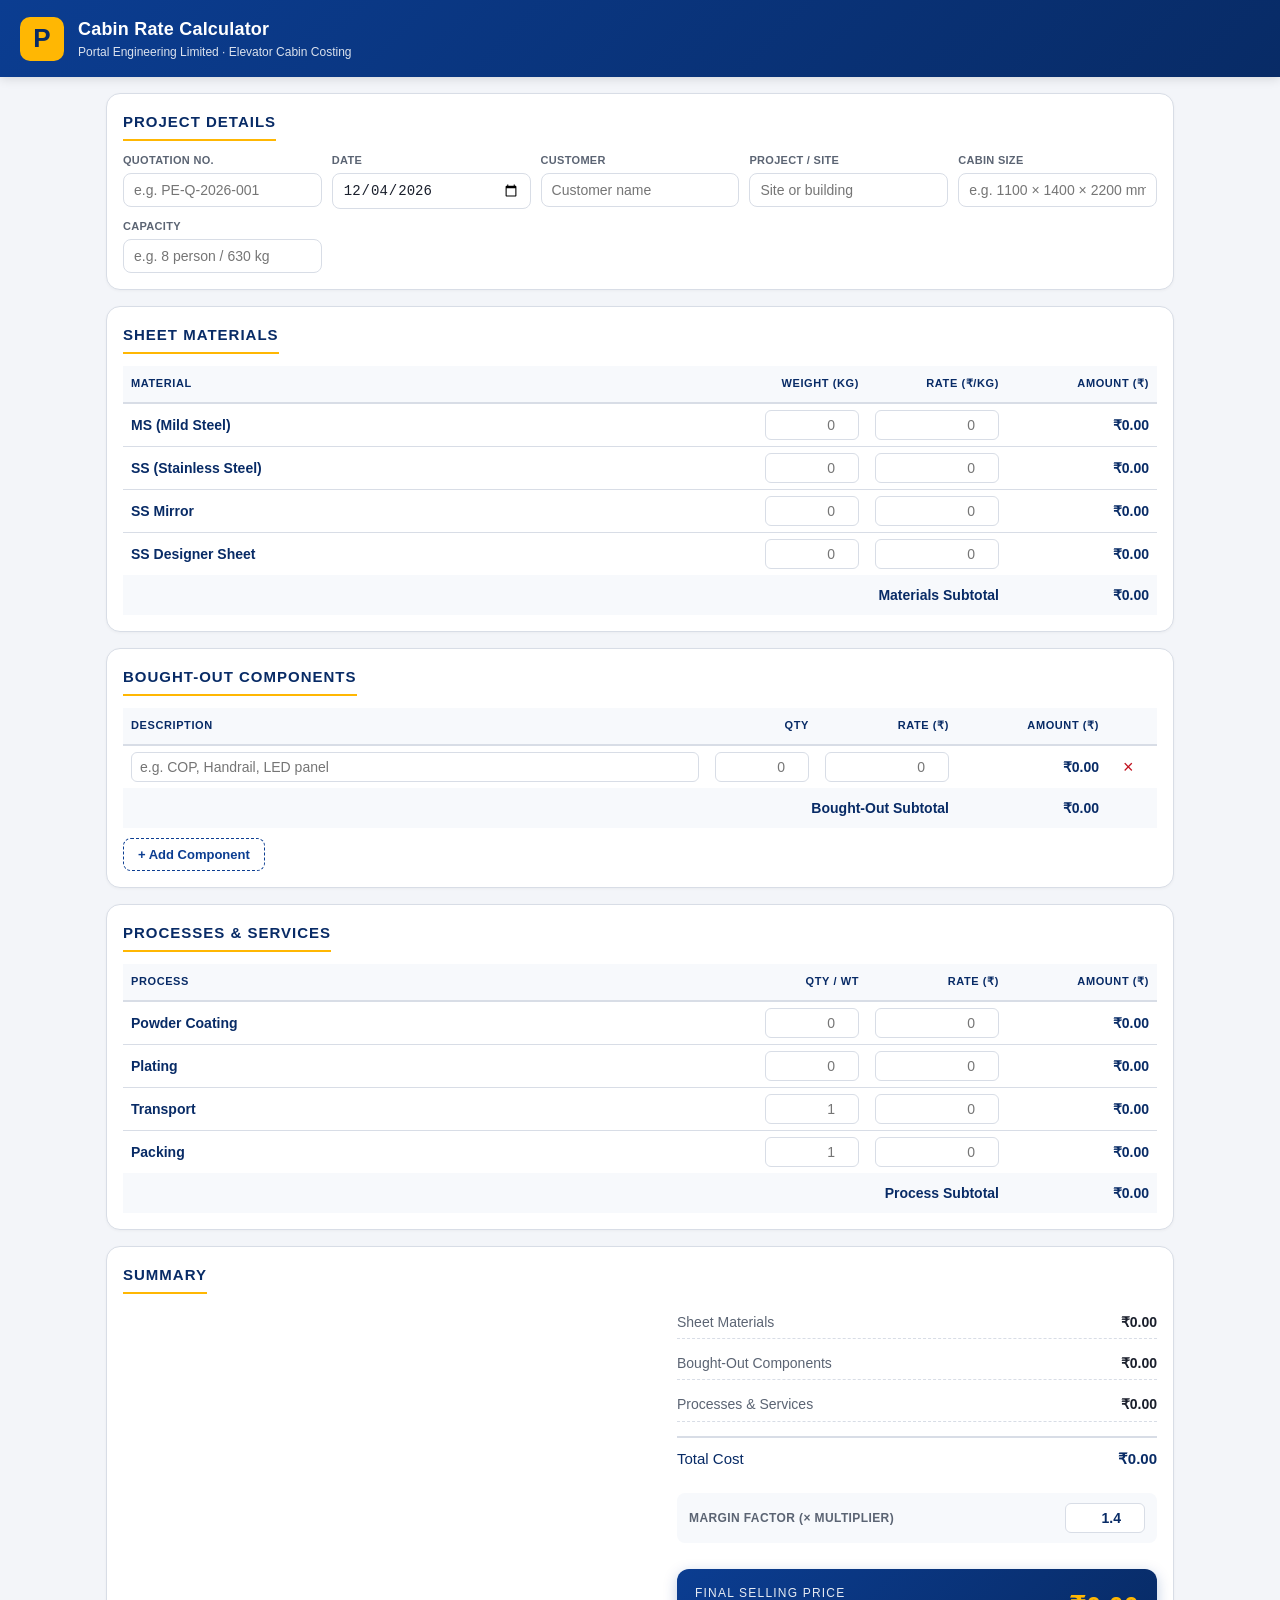
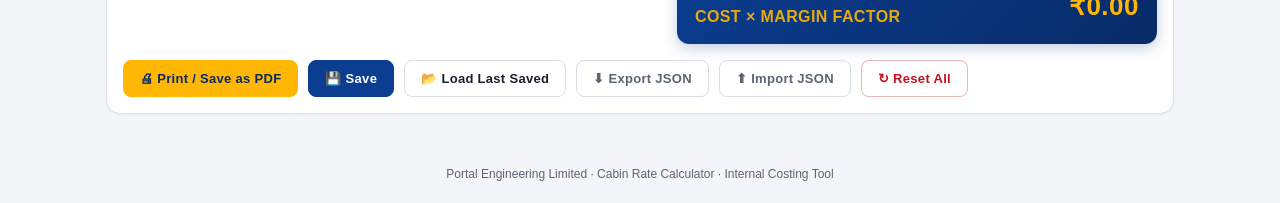
<file: cabin-calculator.html>
<!DOCTYPE html>
<html lang="en">
<head>
<meta charset="UTF-8" />
<meta name="viewport" content="width=device-width, initial-scale=1.0" />
<meta name="theme-color" content="#0b3d91" />
<title>Cabin Rate Calculator · Portal Engineering</title>
<link rel="icon" type="image/svg+xml" href="data:image/svg+xml;utf8,<svg xmlns='http://www.w3.org/2000/svg' viewBox='0 0 64 64'><rect width='64' height='64' rx='10' fill='%230b3d91'/><text x='32' y='44' font-size='40' text-anchor='middle' fill='white' font-family='Arial' font-weight='bold'>P</text></svg>" />
<style>
:root {
  --primary: #0b3d91;
  --primary-dark: #082b66;
  --accent: #ffb703;
  --accent-dark: #d99100;
  --danger: #c1121f;
  --ok: #2e7d32;
  --bg: #f3f5f9;
  --card: #ffffff;
  --text: #1a1f2c;
  --muted: #5b6473;
  --border: #d8dde6;
  --soft: #f7f9fc;
}
* { box-sizing: border-box; }
html, body { margin: 0; padding: 0; }
body {
  font-family: -apple-system, BlinkMacSystemFont, "Segoe UI", Roboto, Helvetica, Arial, sans-serif;
  background: var(--bg);
  color: var(--text);
  line-height: 1.45;
}

/* Header */
.app-header {
  background: linear-gradient(135deg, var(--primary), var(--primary-dark));
  color: #fff;
  padding: 16px 20px;
  position: sticky;
  top: 0;
  z-index: 10;
  box-shadow: 0 2px 10px rgba(0,0,0,0.12);
}
.brand { display: flex; align-items: center; gap: 14px; }
.logo {
  width: 44px; height: 44px;
  background: var(--accent);
  color: var(--primary-dark);
  font-weight: 800;
  font-size: 26px;
  border-radius: 10px;
  display: grid;
  place-items: center;
}
.app-header h1 { margin: 0; font-size: 18px; letter-spacing: 0.2px; }
.subtitle { margin: 2px 0 0; font-size: 12px; opacity: 0.85; }

.container { max-width: 1100px; margin: 0 auto; padding: 16px; }

.panel {
  background: var(--card);
  border: 1px solid var(--border);
  border-radius: 14px;
  padding: 16px;
  margin-bottom: 16px;
  box-shadow: 0 1px 3px rgba(0,0,0,0.04);
}
.panel h2 {
  margin: 0 0 12px;
  font-size: 15px;
  color: var(--primary-dark);
  text-transform: uppercase;
  letter-spacing: 1px;
  border-bottom: 2px solid var(--accent);
  padding-bottom: 6px;
  display: inline-block;
}

/* Project details grid */
.meta-grid {
  display: grid;
  grid-template-columns: repeat(auto-fit, minmax(180px, 1fr));
  gap: 10px;
}
.meta-grid label {
  display: flex;
  flex-direction: column;
  font-size: 11px;
  color: var(--muted);
  font-weight: 600;
  letter-spacing: 0.3px;
  text-transform: uppercase;
}
.meta-grid input, .meta-grid select {
  margin-top: 4px;
  padding: 8px 10px;
  border: 1px solid var(--border);
  border-radius: 8px;
  font-size: 14px;
  background: #fff;
  color: var(--text);
  font-weight: 500;
}
.meta-grid input:focus, .meta-grid select:focus {
  outline: none;
  border-color: var(--primary);
  box-shadow: 0 0 0 3px rgba(11, 61, 145, 0.12);
}

/* Tables */
.calc-table {
  width: 100%;
  border-collapse: collapse;
  font-size: 14px;
}
.calc-table thead th {
  background: var(--soft);
  color: var(--primary-dark);
  font-size: 11px;
  letter-spacing: 0.6px;
  text-transform: uppercase;
  padding: 10px 8px;
  text-align: left;
  border-bottom: 2px solid var(--border);
  white-space: nowrap;
}
.calc-table tbody td {
  padding: 6px 8px;
  border-bottom: 1px solid var(--border);
  vertical-align: middle;
}
.calc-table tbody tr:last-child td { border-bottom: none; }
.calc-table tfoot td {
  padding: 10px 8px;
  font-weight: 700;
  background: var(--soft);
  color: var(--primary-dark);
}
.calc-table .right { text-align: right; }
.calc-table .center { text-align: center; }
.calc-table .label-cell {
  font-weight: 600;
  color: var(--primary-dark);
}
.calc-table input[type="text"],
.calc-table input[type="number"] {
  width: 100%;
  padding: 6px 8px;
  border: 1px solid var(--border);
  border-radius: 6px;
  font-size: 14px;
  background: #fff;
  color: var(--text);
  text-align: right;
}
.calc-table input[type="text"] { text-align: left; }
.calc-table input:focus {
  outline: none;
  border-color: var(--primary);
  box-shadow: 0 0 0 2px rgba(11, 61, 145, 0.1);
}
.calc-table .amount {
  font-variant-numeric: tabular-nums;
  font-weight: 600;
  color: var(--primary-dark);
  white-space: nowrap;
}
.col-narrow { width: 110px; }
.col-medium { width: 140px; }
.col-amount { width: 150px; }
.col-action { width: 50px; }

.row-btn {
  background: none;
  border: none;
  color: var(--danger);
  font-size: 18px;
  cursor: pointer;
  padding: 4px 8px;
  border-radius: 6px;
  line-height: 1;
}
.row-btn:hover { background: rgba(193, 18, 31, 0.08); }

.add-row {
  margin-top: 10px;
  background: transparent;
  color: var(--primary);
  border: 1px dashed var(--primary);
  border-radius: 8px;
  padding: 8px 14px;
  font-size: 13px;
  font-weight: 600;
  cursor: pointer;
}
.add-row:hover { background: rgba(11, 61, 145, 0.06); }

/* Summary */
.summary-grid {
  display: grid;
  grid-template-columns: 1fr;
  gap: 8px;
  max-width: 480px;
  margin-left: auto;
}
.summary-row {
  display: flex;
  justify-content: space-between;
  align-items: center;
  padding: 6px 0;
  font-size: 14px;
}
.summary-row.subtotal { border-bottom: 1px dashed var(--border); }
.summary-row .label { color: var(--muted); font-weight: 500; }
.summary-row .value {
  font-variant-numeric: tabular-nums;
  font-weight: 700;
  color: var(--text);
}
.summary-row.cost {
  border-top: 2px solid var(--border);
  padding-top: 10px;
  margin-top: 6px;
  font-size: 15px;
}
.summary-row.cost .label,
.summary-row.cost .value { color: var(--primary-dark); }

.margin-row {
  display: flex;
  justify-content: space-between;
  align-items: center;
  padding: 10px 12px;
  background: var(--soft);
  border-radius: 8px;
  margin: 10px 0;
}
.margin-row label {
  font-size: 12px;
  color: var(--muted);
  text-transform: uppercase;
  font-weight: 600;
  letter-spacing: 0.4px;
}
.margin-row input {
  width: 80px;
  padding: 6px 8px;
  border: 1px solid var(--border);
  border-radius: 6px;
  font-size: 14px;
  text-align: right;
  font-weight: 700;
  color: var(--primary-dark);
}

.final-row {
  background: linear-gradient(135deg, var(--primary), var(--primary-dark));
  color: #fff;
  border-radius: 12px;
  padding: 16px 18px;
  margin-top: 8px;
  display: flex;
  justify-content: space-between;
  align-items: center;
  box-shadow: 0 4px 14px rgba(11, 61, 145, 0.25);
}
.final-row .label {
  font-size: 12px;
  text-transform: uppercase;
  letter-spacing: 1.2px;
  opacity: 0.9;
}
.final-row .label strong {
  display: block;
  font-size: 16px;
  margin-top: 2px;
  letter-spacing: 0.4px;
  color: var(--accent);
  font-weight: 700;
}
.final-row .value {
  font-size: 26px;
  font-weight: 800;
  font-variant-numeric: tabular-nums;
  color: var(--accent);
  letter-spacing: 0.5px;
}

/* Action buttons */
.action-bar {
  display: flex;
  gap: 10px;
  flex-wrap: wrap;
  margin-top: 16px;
}
.btn {
  padding: 10px 16px;
  border-radius: 8px;
  border: 1px solid var(--border);
  background: #fff;
  color: var(--text);
  font-size: 13px;
  font-weight: 600;
  cursor: pointer;
  letter-spacing: 0.3px;
}
.btn:hover { background: var(--soft); }
.btn.primary {
  background: var(--primary);
  color: #fff;
  border-color: var(--primary);
}
.btn.primary:hover { background: var(--primary-dark); }
.btn.accent {
  background: var(--accent);
  color: var(--primary-dark);
  border-color: var(--accent);
}
.btn.accent:hover { background: var(--accent-dark); }
.btn.ghost {
  background: transparent;
  color: var(--muted);
}
.btn.danger {
  color: var(--danger);
  border-color: rgba(193, 18, 31, 0.3);
}
.btn.danger:hover { background: rgba(193, 18, 31, 0.06); }

.toast {
  position: fixed;
  bottom: 24px;
  left: 50%;
  transform: translateX(-50%) translateY(30px);
  background: var(--primary-dark);
  color: #fff;
  padding: 10px 18px;
  border-radius: 24px;
  font-size: 13px;
  font-weight: 600;
  opacity: 0;
  pointer-events: none;
  transition: opacity 0.2s, transform 0.2s;
  z-index: 100;
}
.toast.show {
  opacity: 1;
  transform: translateX(-50%) translateY(0);
}

.app-footer {
  text-align: center;
  color: var(--muted);
  font-size: 12px;
  padding: 20px;
}

@media (max-width: 700px) {
  .col-narrow { width: 90px; }
  .col-medium { width: 110px; }
  .col-amount { width: 110px; }
  .calc-table { font-size: 13px; }
  .calc-table thead th { font-size: 10px; padding: 8px 6px; }
  .calc-table tbody td { padding: 5px 6px; }
}

/* Print */
@media print {
  body { background: #fff; }
  .app-header {
    position: static;
    box-shadow: none;
    background: var(--primary-dark);
    -webkit-print-color-adjust: exact;
    print-color-adjust: exact;
  }
  .no-print, .action-bar, .add-row, .row-btn { display: none !important; }
  .panel {
    border: 1px solid #ccc;
    box-shadow: none;
    page-break-inside: avoid;
  }
  .calc-table input {
    border: none !important;
    background: transparent !important;
    padding: 2px 4px !important;
    color: var(--text) !important;
    -webkit-print-color-adjust: exact;
    print-color-adjust: exact;
  }
  .final-row {
    -webkit-print-color-adjust: exact;
    print-color-adjust: exact;
  }
  .container { max-width: 100%; padding: 8px; }
}
</style>
</head>
<body>

<header class="app-header">
  <div class="brand">
    <div class="logo">P</div>
    <div>
      <h1>Cabin Rate Calculator</h1>
      <p class="subtitle">Portal Engineering Limited &middot; Elevator Cabin Costing</p>
    </div>
  </div>
</header>

<main class="container">

  <!-- PROJECT DETAILS -->
  <section class="panel">
    <h2>Project Details</h2>
    <div class="meta-grid">
      <label>Quotation No.
        <input type="text" id="metaQuoteNo" placeholder="e.g. PE-Q-2026-001" />
      </label>
      <label>Date
        <input type="date" id="metaDate" />
      </label>
      <label>Customer
        <input type="text" id="metaCustomer" placeholder="Customer name" />
      </label>
      <label>Project / Site
        <input type="text" id="metaProject" placeholder="Site or building" />
      </label>
      <label>Cabin Size
        <input type="text" id="metaCabinSize" placeholder="e.g. 1100 × 1400 × 2200 mm" />
      </label>
      <label>Capacity
        <input type="text" id="metaCapacity" placeholder="e.g. 8 person / 630 kg" />
      </label>
    </div>
  </section>

  <!-- SHEET MATERIALS -->
  <section class="panel">
    <h2>Sheet Materials</h2>
    <div style="overflow-x:auto;">
    <table class="calc-table" id="materialTable">
      <thead>
        <tr>
          <th>Material</th>
          <th class="right col-narrow">Weight (kg)</th>
          <th class="right col-medium">Rate (₹/kg)</th>
          <th class="right col-amount">Amount (₹)</th>
        </tr>
      </thead>
      <tbody>
        <tr data-key="ms">
          <td class="label-cell">MS (Mild Steel)</td>
          <td><input type="number" step="0.01" min="0" data-field="weight" placeholder="0" /></td>
          <td><input type="number" step="0.01" min="0" data-field="rate" placeholder="0" /></td>
          <td class="right amount" data-field="amount">₹0.00</td>
        </tr>
        <tr data-key="ss">
          <td class="label-cell">SS (Stainless Steel)</td>
          <td><input type="number" step="0.01" min="0" data-field="weight" placeholder="0" /></td>
          <td><input type="number" step="0.01" min="0" data-field="rate" placeholder="0" /></td>
          <td class="right amount" data-field="amount">₹0.00</td>
        </tr>
        <tr data-key="ssmirror">
          <td class="label-cell">SS Mirror</td>
          <td><input type="number" step="0.01" min="0" data-field="weight" placeholder="0" /></td>
          <td><input type="number" step="0.01" min="0" data-field="rate" placeholder="0" /></td>
          <td class="right amount" data-field="amount">₹0.00</td>
        </tr>
        <tr data-key="ssdesigner">
          <td class="label-cell">SS Designer Sheet</td>
          <td><input type="number" step="0.01" min="0" data-field="weight" placeholder="0" /></td>
          <td><input type="number" step="0.01" min="0" data-field="rate" placeholder="0" /></td>
          <td class="right amount" data-field="amount">₹0.00</td>
        </tr>
      </tbody>
      <tfoot>
        <tr>
          <td colspan="3" class="right">Materials Subtotal</td>
          <td class="right amount" id="materialSubtotal">₹0.00</td>
        </tr>
      </tfoot>
    </table>
    </div>
  </section>

  <!-- BOUGHT-OUT COMPONENTS -->
  <section class="panel">
    <h2>Bought-Out Components</h2>
    <div style="overflow-x:auto;">
    <table class="calc-table" id="boughtTable">
      <thead>
        <tr>
          <th>Description</th>
          <th class="right col-narrow">Qty</th>
          <th class="right col-medium">Rate (₹)</th>
          <th class="right col-amount">Amount (₹)</th>
          <th class="col-action no-print"></th>
        </tr>
      </thead>
      <tbody><!-- rows added by JS --></tbody>
      <tfoot>
        <tr>
          <td colspan="3" class="right">Bought-Out Subtotal</td>
          <td class="right amount" id="boughtSubtotal">₹0.00</td>
          <td class="no-print"></td>
        </tr>
      </tfoot>
    </table>
    </div>
    <button class="add-row no-print" id="addBoughtRow">+ Add Component</button>
  </section>

  <!-- PROCESSES & SERVICES -->
  <section class="panel">
    <h2>Processes &amp; Services</h2>
    <div style="overflow-x:auto;">
    <table class="calc-table" id="processTable">
      <thead>
        <tr>
          <th>Process</th>
          <th class="right col-narrow">Qty / Wt</th>
          <th class="right col-medium">Rate (₹)</th>
          <th class="right col-amount">Amount (₹)</th>
        </tr>
      </thead>
      <tbody>
        <tr data-key="powder">
          <td class="label-cell">Powder Coating</td>
          <td><input type="number" step="0.01" min="0" data-field="qty" placeholder="0" /></td>
          <td><input type="number" step="0.01" min="0" data-field="rate" placeholder="0" /></td>
          <td class="right amount" data-field="amount">₹0.00</td>
        </tr>
        <tr data-key="plating">
          <td class="label-cell">Plating</td>
          <td><input type="number" step="0.01" min="0" data-field="qty" placeholder="0" /></td>
          <td><input type="number" step="0.01" min="0" data-field="rate" placeholder="0" /></td>
          <td class="right amount" data-field="amount">₹0.00</td>
        </tr>
        <tr data-key="transport">
          <td class="label-cell">Transport</td>
          <td><input type="number" step="0.01" min="0" data-field="qty" placeholder="1" /></td>
          <td><input type="number" step="0.01" min="0" data-field="rate" placeholder="0" /></td>
          <td class="right amount" data-field="amount">₹0.00</td>
        </tr>
        <tr data-key="packing">
          <td class="label-cell">Packing</td>
          <td><input type="number" step="0.01" min="0" data-field="qty" placeholder="1" /></td>
          <td><input type="number" step="0.01" min="0" data-field="rate" placeholder="0" /></td>
          <td class="right amount" data-field="amount">₹0.00</td>
        </tr>
      </tbody>
      <tfoot>
        <tr>
          <td colspan="3" class="right">Process Subtotal</td>
          <td class="right amount" id="processSubtotal">₹0.00</td>
        </tr>
      </tfoot>
    </table>
    </div>
  </section>

  <!-- SUMMARY -->
  <section class="panel">
    <h2>Summary</h2>
    <div class="summary-grid">
      <div class="summary-row subtotal">
        <span class="label">Sheet Materials</span>
        <span class="value" id="sumMaterials">₹0.00</span>
      </div>
      <div class="summary-row subtotal">
        <span class="label">Bought-Out Components</span>
        <span class="value" id="sumBought">₹0.00</span>
      </div>
      <div class="summary-row subtotal">
        <span class="label">Processes &amp; Services</span>
        <span class="value" id="sumProcess">₹0.00</span>
      </div>
      <div class="summary-row cost">
        <span class="label">Total Cost</span>
        <span class="value" id="sumCost">₹0.00</span>
      </div>
      <div class="margin-row">
        <label for="marginFactor">Margin Factor (× multiplier)</label>
        <input type="number" id="marginFactor" step="0.01" min="0" value="1.4" />
      </div>
      <div class="final-row">
        <span class="label">Final Selling Price<strong>Cost × Margin Factor</strong></span>
        <span class="value" id="sumFinal">₹0.00</span>
      </div>
    </div>

    <div class="action-bar no-print">
      <button class="btn accent" onclick="window.print()">🖨 Print / Save as PDF</button>
      <button class="btn primary" id="saveBtn">💾 Save</button>
      <button class="btn" id="loadBtn">📂 Load Last Saved</button>
      <button class="btn ghost" id="exportBtn">⬇ Export JSON</button>
      <button class="btn ghost" id="importBtn">⬆ Import JSON</button>
      <input type="file" id="importFile" accept="application/json" style="display:none" />
      <button class="btn danger" id="resetBtn">↻ Reset All</button>
    </div>
  </section>

</main>

<footer class="app-footer">
  Portal Engineering Limited &middot; Cabin Rate Calculator &middot; Internal Costing Tool
</footer>

<div class="toast" id="toast"></div>

<script>
(function() {
  'use strict';

  const STORAGE_KEY = 'portal_cabin_calc_v1';

  const fmt = new Intl.NumberFormat('en-IN', {
    style: 'currency',
    currency: 'INR',
    minimumFractionDigits: 2,
    maximumFractionDigits: 2,
  });

  function money(n) {
    if (!isFinite(n)) n = 0;
    return fmt.format(n);
  }

  function num(v) {
    const n = parseFloat(v);
    return isFinite(n) ? n : 0;
  }

  function toast(msg) {
    const el = document.getElementById('toast');
    el.textContent = msg;
    el.classList.add('show');
    clearTimeout(el._t);
    el._t = setTimeout(() => el.classList.remove('show'), 1800);
  }

  // ----- Bought-out row management -----
  let boughtCounter = 0;
  function addBoughtRow(data) {
    const tbody = document.querySelector('#boughtTable tbody');
    const tr = document.createElement('tr');
    tr.dataset.id = 'b' + (++boughtCounter);
    tr.innerHTML = `
      <td><input type="text" data-field="desc" placeholder="e.g. COP, Handrail, LED panel" /></td>
      <td><input type="number" step="0.01" min="0" data-field="qty" placeholder="0" /></td>
      <td><input type="number" step="0.01" min="0" data-field="rate" placeholder="0" /></td>
      <td class="right amount" data-field="amount">₹0.00</td>
      <td class="no-print"><button class="row-btn" title="Remove">×</button></td>
    `;
    if (data) {
      tr.querySelector('[data-field="desc"]').value = data.desc || '';
      tr.querySelector('[data-field="qty"]').value = data.qty || '';
      tr.querySelector('[data-field="rate"]').value = data.rate || '';
    }
    tr.querySelector('.row-btn').addEventListener('click', () => {
      tr.remove();
      recalc();
    });
    tr.querySelectorAll('input').forEach(inp => {
      inp.addEventListener('input', recalc);
    });
    tbody.appendChild(tr);
  }

  // ----- Recalculation -----
  function recalc() {
    // Materials
    let materialTotal = 0;
    document.querySelectorAll('#materialTable tbody tr').forEach(tr => {
      const w = num(tr.querySelector('[data-field="weight"]').value);
      const r = num(tr.querySelector('[data-field="rate"]').value);
      const a = w * r;
      tr.querySelector('[data-field="amount"]').textContent = money(a);
      materialTotal += a;
    });
    document.getElementById('materialSubtotal').textContent = money(materialTotal);
    document.getElementById('sumMaterials').textContent = money(materialTotal);

    // Bought-out
    let boughtTotal = 0;
    document.querySelectorAll('#boughtTable tbody tr').forEach(tr => {
      const q = num(tr.querySelector('[data-field="qty"]').value);
      const r = num(tr.querySelector('[data-field="rate"]').value);
      const a = q * r;
      tr.querySelector('[data-field="amount"]').textContent = money(a);
      boughtTotal += a;
    });
    document.getElementById('boughtSubtotal').textContent = money(boughtTotal);
    document.getElementById('sumBought').textContent = money(boughtTotal);

    // Processes
    let processTotal = 0;
    document.querySelectorAll('#processTable tbody tr').forEach(tr => {
      const q = num(tr.querySelector('[data-field="qty"]').value);
      const r = num(tr.querySelector('[data-field="rate"]').value);
      const a = q * r;
      tr.querySelector('[data-field="amount"]').textContent = money(a);
      processTotal += a;
    });
    document.getElementById('processSubtotal').textContent = money(processTotal);
    document.getElementById('sumProcess').textContent = money(processTotal);

    // Totals
    const cost = materialTotal + boughtTotal + processTotal;
    const factor = num(document.getElementById('marginFactor').value);
    const final = cost * factor;

    document.getElementById('sumCost').textContent = money(cost);
    document.getElementById('sumFinal').textContent = money(final);
  }

  // ----- State capture / restore -----
  function capture() {
    const state = {
      meta: {
        quoteNo: document.getElementById('metaQuoteNo').value,
        date: document.getElementById('metaDate').value,
        customer: document.getElementById('metaCustomer').value,
        project: document.getElementById('metaProject').value,
        cabinSize: document.getElementById('metaCabinSize').value,
        capacity: document.getElementById('metaCapacity').value,
      },
      materials: {},
      bought: [],
      processes: {},
      margin: document.getElementById('marginFactor').value,
    };
    document.querySelectorAll('#materialTable tbody tr').forEach(tr => {
      state.materials[tr.dataset.key] = {
        weight: tr.querySelector('[data-field="weight"]').value,
        rate: tr.querySelector('[data-field="rate"]').value,
      };
    });
    document.querySelectorAll('#boughtTable tbody tr').forEach(tr => {
      state.bought.push({
        desc: tr.querySelector('[data-field="desc"]').value,
        qty: tr.querySelector('[data-field="qty"]').value,
        rate: tr.querySelector('[data-field="rate"]').value,
      });
    });
    document.querySelectorAll('#processTable tbody tr').forEach(tr => {
      state.processes[tr.dataset.key] = {
        qty: tr.querySelector('[data-field="qty"]').value,
        rate: tr.querySelector('[data-field="rate"]').value,
      };
    });
    return state;
  }

  function restore(state) {
    if (!state) return;
    if (state.meta) {
      document.getElementById('metaQuoteNo').value = state.meta.quoteNo || '';
      document.getElementById('metaDate').value = state.meta.date || '';
      document.getElementById('metaCustomer').value = state.meta.customer || '';
      document.getElementById('metaProject').value = state.meta.project || '';
      document.getElementById('metaCabinSize').value = state.meta.cabinSize || '';
      document.getElementById('metaCapacity').value = state.meta.capacity || '';
    }
    if (state.materials) {
      document.querySelectorAll('#materialTable tbody tr').forEach(tr => {
        const d = state.materials[tr.dataset.key];
        if (!d) return;
        tr.querySelector('[data-field="weight"]').value = d.weight || '';
        tr.querySelector('[data-field="rate"]').value = d.rate || '';
      });
    }
    if (state.processes) {
      document.querySelectorAll('#processTable tbody tr').forEach(tr => {
        const d = state.processes[tr.dataset.key];
        if (!d) return;
        tr.querySelector('[data-field="qty"]').value = d.qty || '';
        tr.querySelector('[data-field="rate"]').value = d.rate || '';
      });
    }
    // Clear bought rows and rebuild
    document.querySelector('#boughtTable tbody').innerHTML = '';
    if (state.bought && state.bought.length) {
      state.bought.forEach(b => addBoughtRow(b));
    } else {
      addBoughtRow();
    }
    if (state.margin) document.getElementById('marginFactor').value = state.margin;
    recalc();
  }

  function resetAll() {
    if (!confirm('Reset all fields? This clears the entire quotation.')) return;
    document.querySelectorAll('input').forEach(inp => {
      if (inp.id === 'marginFactor') inp.value = '1.4';
      else inp.value = '';
    });
    document.querySelector('#boughtTable tbody').innerHTML = '';
    addBoughtRow();
    document.getElementById('metaDate').value = new Date().toISOString().slice(0, 10);
    recalc();
    toast('Reset done');
  }

  // ----- Wire up -----
  document.querySelectorAll('#materialTable input, #processTable input, #marginFactor')
    .forEach(inp => inp.addEventListener('input', recalc));

  document.getElementById('addBoughtRow').addEventListener('click', () => {
    addBoughtRow();
  });

  document.getElementById('saveBtn').addEventListener('click', () => {
    try {
      localStorage.setItem(STORAGE_KEY, JSON.stringify(capture()));
      toast('Saved to this browser');
    } catch (e) {
      toast('Save failed');
    }
  });

  document.getElementById('loadBtn').addEventListener('click', () => {
    try {
      const raw = localStorage.getItem(STORAGE_KEY);
      if (!raw) { toast('Nothing saved yet'); return; }
      restore(JSON.parse(raw));
      toast('Loaded last saved');
    } catch (e) {
      toast('Load failed');
    }
  });

  document.getElementById('exportBtn').addEventListener('click', () => {
    const state = capture();
    const blob = new Blob([JSON.stringify(state, null, 2)], { type: 'application/json' });
    const url = URL.createObjectURL(blob);
    const a = document.createElement('a');
    const quoteNo = state.meta.quoteNo || 'cabin-quotation';
    a.href = url;
    a.download = quoteNo.replace(/[^a-z0-9-_]/gi, '_') + '.json';
    a.click();
    URL.revokeObjectURL(url);
  });

  document.getElementById('importBtn').addEventListener('click', () => {
    document.getElementById('importFile').click();
  });
  document.getElementById('importFile').addEventListener('change', e => {
    const f = e.target.files[0];
    if (!f) return;
    const reader = new FileReader();
    reader.onload = () => {
      try {
        restore(JSON.parse(reader.result));
        toast('Imported');
      } catch (err) {
        toast('Invalid file');
      }
    };
    reader.readAsText(f);
  });

  document.getElementById('resetBtn').addEventListener('click', resetAll);

  // Init
  document.getElementById('metaDate').value = new Date().toISOString().slice(0, 10);
  addBoughtRow();
  recalc();
})();
</script>
</body>
</html>
</file>
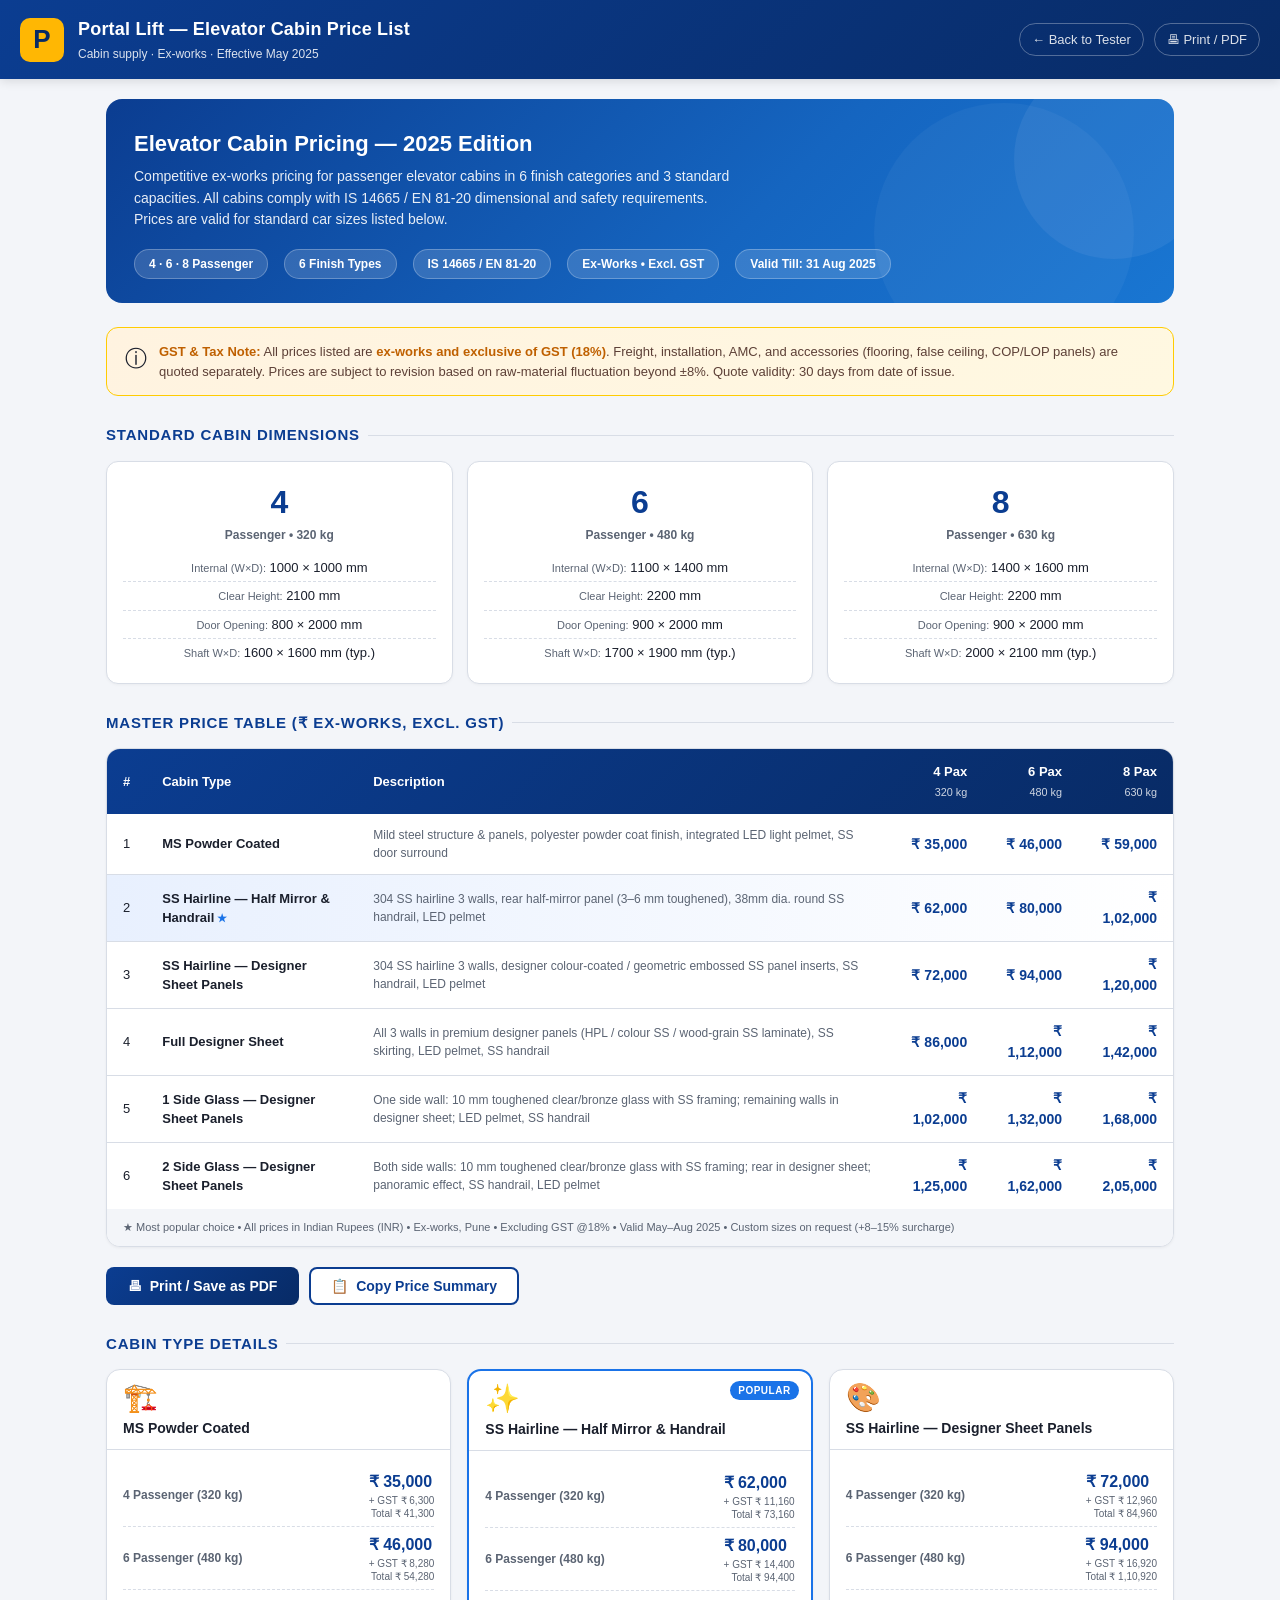
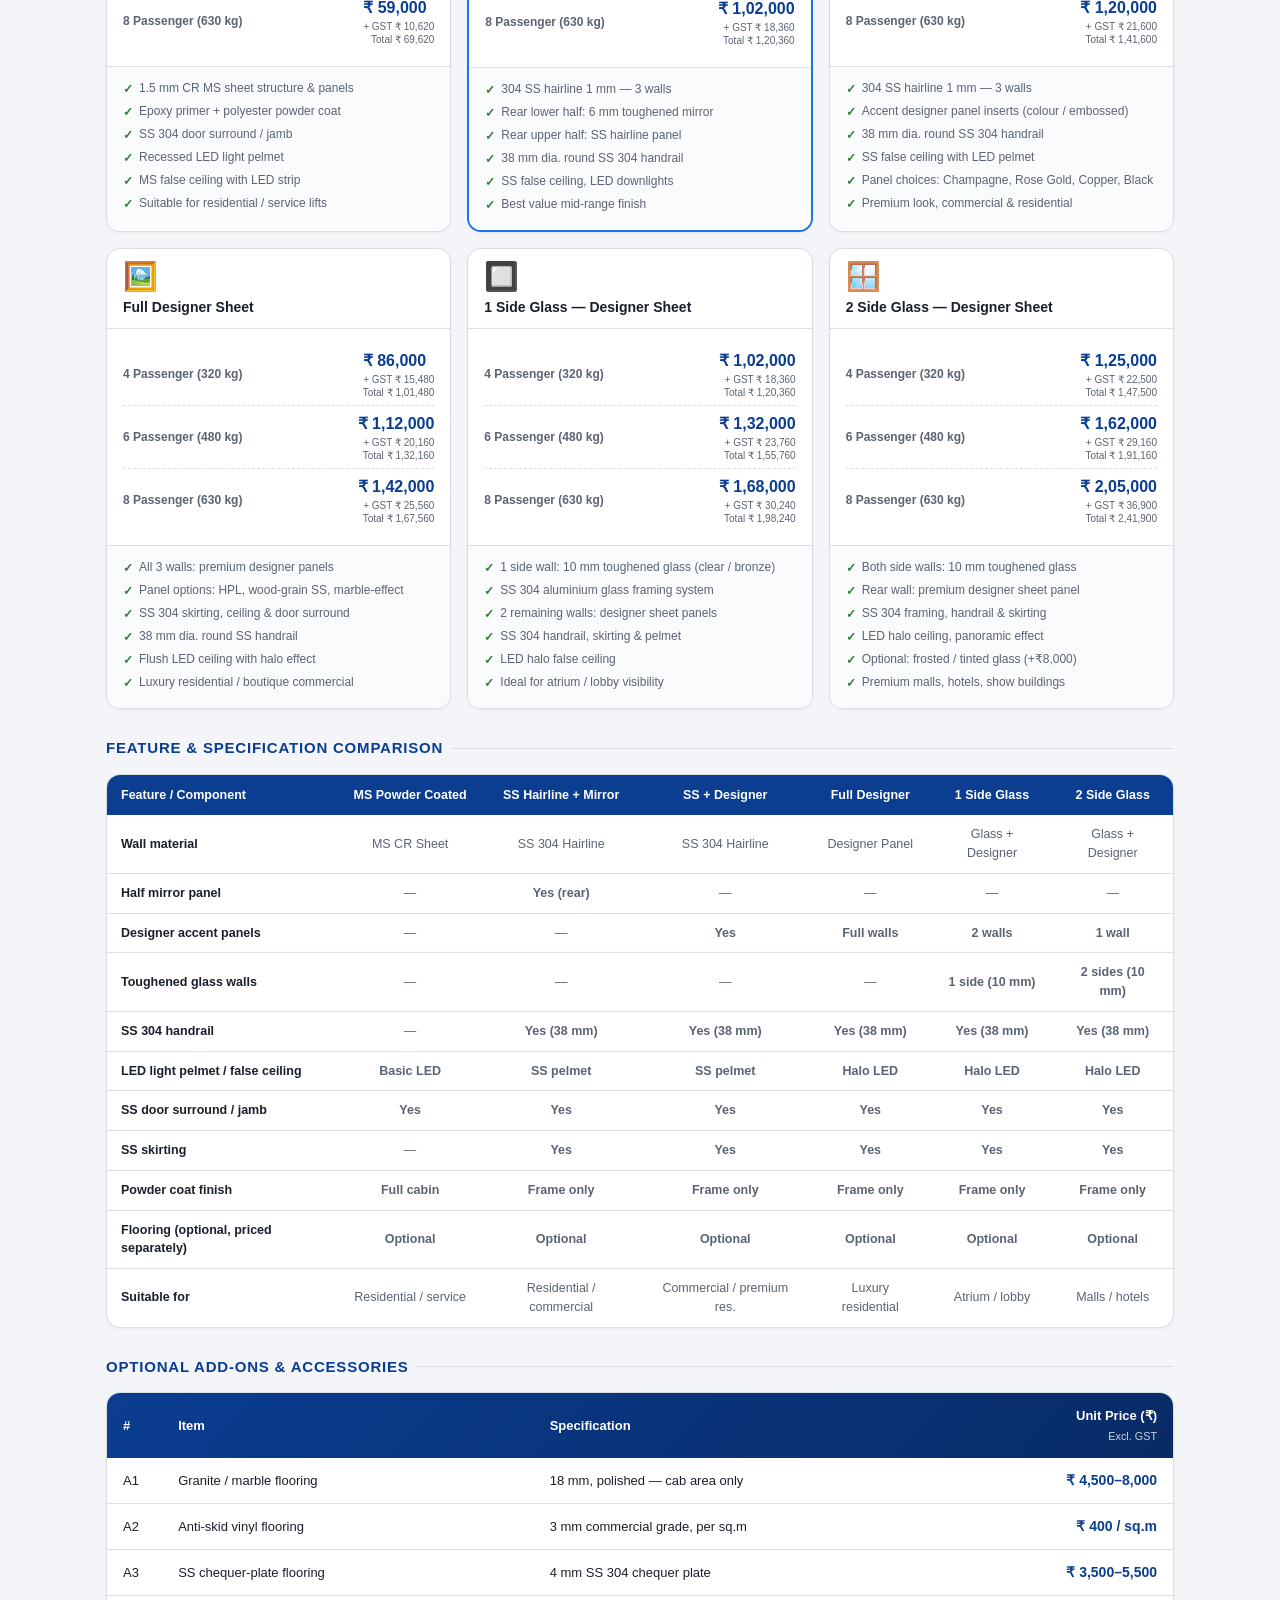
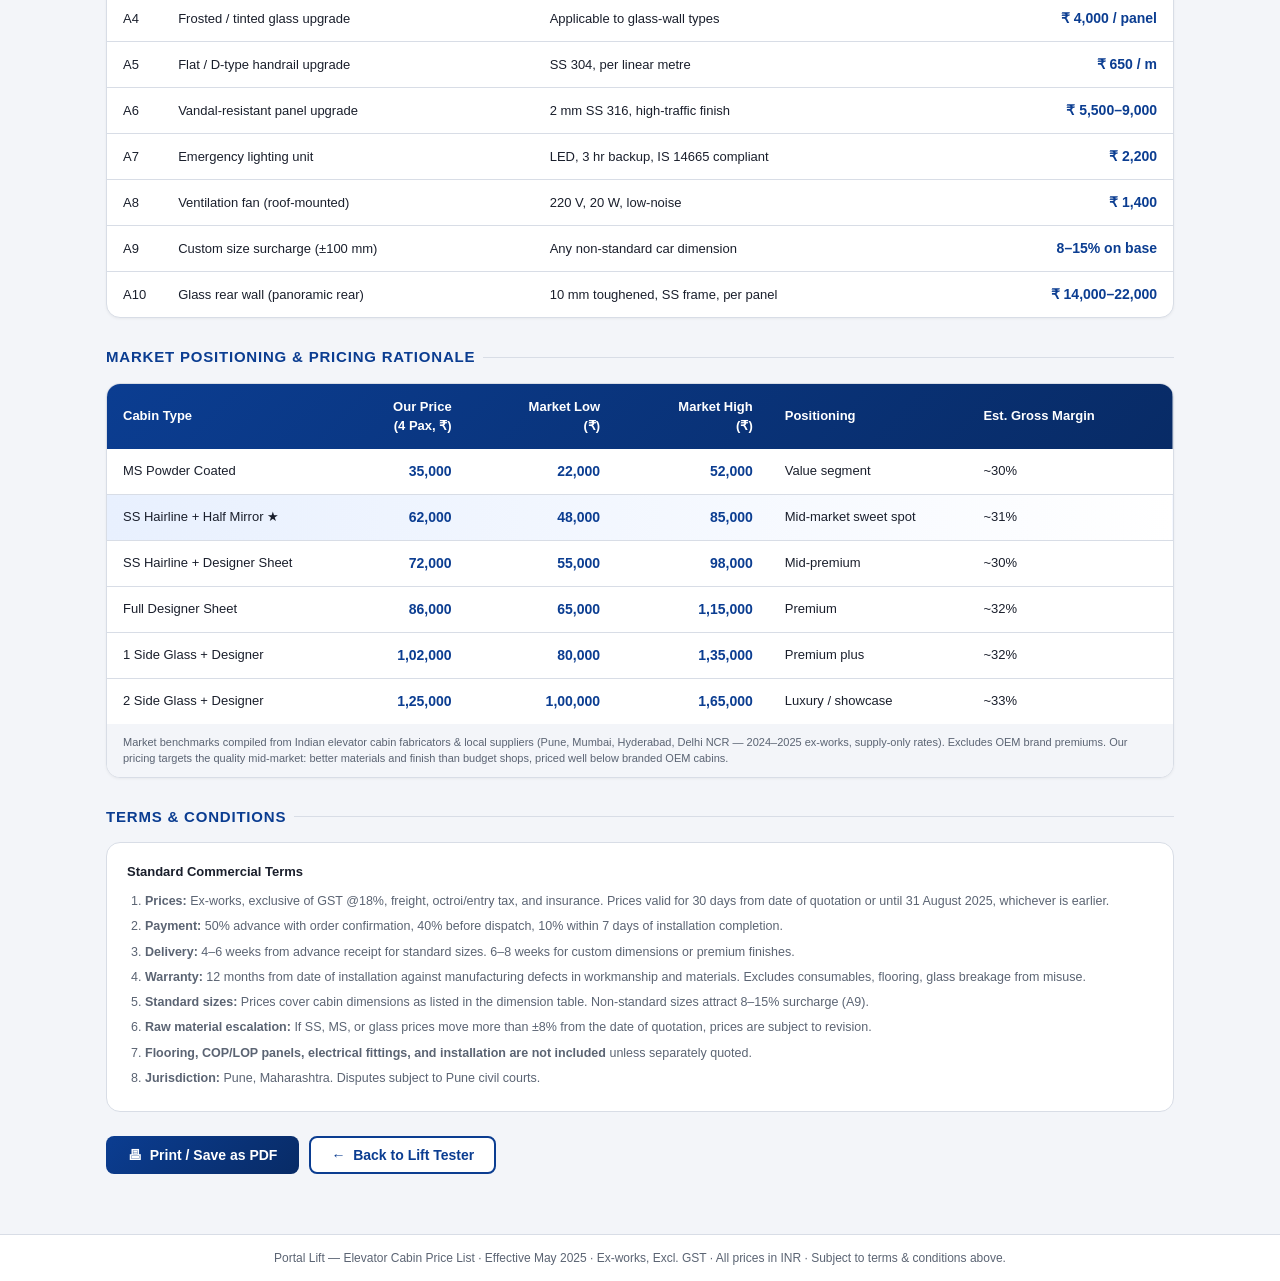
<file: price-list.html>
<!DOCTYPE html>
<html lang="en">
<head>
<meta charset="UTF-8" />
<meta name="viewport" content="width=device-width, initial-scale=1.0, maximum-scale=1.0, user-scalable=no, viewport-fit=cover" />
<meta name="theme-color" content="#0b3d91" />
<title>Elevator Cabin Price List — Portal Lift</title>
<style>
:root {
  --primary: #0b3d91;
  --primary-dark: #082b66;
  --accent: #ffb703;
  --accent2: #e65c00;
  --ok: #2e7d32;
  --bg: #f3f5f9;
  --card: #ffffff;
  --text: #1a1f2c;
  --muted: #5b6473;
  --border: #d8dde6;
  --highlight: #e8f0fe;
  --popular: #1a73e8;
}
*{box-sizing:border-box;margin:0;padding:0;}
html,body{font-family:-apple-system,BlinkMacSystemFont,"Segoe UI",Roboto,Helvetica,Arial,sans-serif;background:var(--bg);color:var(--text);line-height:1.5;}

/* ── Header ── */
.app-header{background:linear-gradient(135deg,var(--primary),var(--primary-dark));color:#fff;padding:16px 20px;position:sticky;top:0;z-index:10;box-shadow:0 2px 10px rgba(0,0,0,0.12);}
.brand{display:flex;align-items:center;gap:14px;}
.logo{width:44px;height:44px;background:var(--accent);color:var(--primary-dark);font-weight:800;font-size:26px;border-radius:10px;display:grid;place-items:center;flex-shrink:0;}
.app-header h1{font-size:18px;letter-spacing:0.2px;}
.subtitle{font-size:12px;opacity:0.85;margin-top:2px;}
.header-nav{margin-left:auto;display:flex;gap:10px;align-items:center;}
.header-nav a{color:rgba(255,255,255,0.85);font-size:13px;text-decoration:none;padding:6px 12px;border:1px solid rgba(255,255,255,0.3);border-radius:20px;}
.header-nav a:hover{background:rgba(255,255,255,0.15);}

/* ── Layout ── */
.container{max-width:1100px;margin:0 auto;padding:20px 16px 40px;}

/* ── Hero band ── */
.hero{background:linear-gradient(135deg,#0b3d91 0%,#1565c0 60%,#1976d2 100%);color:#fff;border-radius:16px;padding:28px 28px 24px;margin-bottom:24px;position:relative;overflow:hidden;}
.hero::before{content:'';position:absolute;right:-40px;top:-40px;width:200px;height:200px;background:rgba(255,255,255,0.06);border-radius:50%;}
.hero::after{content:'';position:absolute;right:40px;bottom:-60px;width:260px;height:260px;background:rgba(255,255,255,0.04);border-radius:50%;}
.hero h2{font-size:22px;font-weight:700;margin-bottom:6px;}
.hero p{font-size:14px;opacity:0.9;max-width:600px;line-height:1.55;}
.hero-meta{display:flex;flex-wrap:wrap;gap:16px;margin-top:18px;}
.hero-badge{background:rgba(255,255,255,0.15);border:1px solid rgba(255,255,255,0.25);border-radius:20px;padding:5px 14px;font-size:12px;font-weight:600;}

/* ── Section title ── */
.section-title{font-size:15px;font-weight:700;color:var(--primary);text-transform:uppercase;letter-spacing:0.8px;margin:28px 0 14px;display:flex;align-items:center;gap:8px;}
.section-title::after{content:'';flex:1;height:1px;background:var(--border);}

/* ── Cabin type cards ── */
.cabin-cards{display:grid;grid-template-columns:repeat(auto-fill,minmax(280px,1fr));gap:16px;margin-bottom:28px;}
.cabin-card{background:var(--card);border:1px solid var(--border);border-radius:14px;overflow:hidden;box-shadow:0 1px 3px rgba(0,0,0,0.05);transition:box-shadow 0.2s;}
.cabin-card:hover{box-shadow:0 4px 16px rgba(0,0,0,0.10);}
.cabin-card.popular{border-color:var(--popular);border-width:2px;}
.card-header{padding:14px 16px 10px;border-bottom:1px solid var(--border);position:relative;}
.card-header h3{font-size:14px;font-weight:700;color:var(--text);}
.popular-badge{position:absolute;top:10px;right:12px;background:var(--popular);color:#fff;font-size:10px;font-weight:700;padding:2px 8px;border-radius:10px;text-transform:uppercase;letter-spacing:0.5px;}
.card-icon{font-size:28px;margin-bottom:6px;line-height:1;}
.card-prices{padding:14px 16px;}
.price-row{display:flex;align-items:center;justify-content:space-between;padding:6px 0;border-bottom:1px dashed var(--border);}
.price-row:last-child{border-bottom:none;}
.pax-label{font-size:12px;color:var(--muted);font-weight:600;}
.price-val{font-size:16px;font-weight:700;color:var(--primary);}
.price-gst{font-size:10px;color:var(--muted);text-align:right;line-height:1.3;}
.card-specs{padding:10px 16px 14px;background:#fafbfd;border-top:1px solid var(--border);}
.card-specs ul{list-style:none;padding:0;}
.card-specs li{font-size:12px;color:var(--muted);padding:2px 0;display:flex;gap:6px;align-items:flex-start;}
.card-specs li::before{content:'✓';color:var(--ok);font-weight:700;flex-shrink:0;margin-top:1px;}

/* ── Master price table ── */
.table-wrap{overflow-x:auto;background:var(--card);border:1px solid var(--border);border-radius:14px;box-shadow:0 1px 3px rgba(0,0,0,0.05);}
table{width:100%;border-collapse:collapse;font-size:13px;}
thead tr{background:linear-gradient(135deg,var(--primary),var(--primary-dark));color:#fff;}
thead th{padding:13px 16px;text-align:left;font-weight:600;white-space:nowrap;}
thead th.num{text-align:right;}
tbody tr{border-bottom:1px solid var(--border);}
tbody tr:last-child{border-bottom:none;}
tbody tr:hover{background:var(--highlight);}
tbody td{padding:12px 16px;vertical-align:middle;}
tbody td.num{text-align:right;font-weight:700;color:var(--primary);font-size:14px;}
tbody td.type-name{font-weight:600;}
tbody td.type-desc{color:var(--muted);font-size:12px;}
.pop-row{background:linear-gradient(90deg,#e8f0fe 0%,#ffffff 100%);}
.pop-row td.type-name::after{content:' ★';color:var(--popular);font-size:11px;}
tfoot td{background:#f3f5f9;font-size:11px;color:var(--muted);padding:10px 16px;}

/* ── GST callout ── */
.gst-box{background:linear-gradient(135deg,#fff3e0,#fff8e1);border:1px solid #ffcc02;border-radius:12px;padding:14px 18px;margin:20px 0;display:flex;gap:12px;align-items:flex-start;}
.gst-icon{font-size:22px;flex-shrink:0;}
.gst-box p{font-size:13px;color:#5d4037;line-height:1.5;}
.gst-box strong{color:#bf6000;}

/* ── Spec comparison ── */
.spec-table-wrap{overflow-x:auto;background:var(--card);border:1px solid var(--border);border-radius:14px;box-shadow:0 1px 3px rgba(0,0,0,0.05);margin-bottom:20px;}
.spec-table{width:100%;border-collapse:collapse;font-size:12.5px;}
.spec-table thead tr{background:var(--primary);color:#fff;}
.spec-table thead th{padding:11px 14px;font-weight:600;white-space:nowrap;text-align:center;}
.spec-table thead th:first-child{text-align:left;}
.spec-table tbody tr{border-bottom:1px solid var(--border);}
.spec-table tbody tr:last-child{border-bottom:none;}
.spec-table tbody tr:hover{background:var(--highlight);}
.spec-table td{padding:10px 14px;text-align:center;color:var(--muted);}
.spec-table td:first-child{text-align:left;color:var(--text);font-weight:600;}
.yes{color:var(--ok);font-weight:700;}
.no{color:#bbb;}
.opt{color:var(--accent2);font-weight:600;}

/* ── Dimension table ── */
.dim-cards{display:grid;grid-template-columns:repeat(3,1fr);gap:14px;margin-bottom:24px;}
.dim-card{background:var(--card);border:1px solid var(--border);border-radius:12px;padding:16px;text-align:center;box-shadow:0 1px 3px rgba(0,0,0,0.04);}
.dim-card .pax-big{font-size:32px;font-weight:800;color:var(--primary);}
.dim-card .pax-label{font-size:12px;color:var(--muted);margin-bottom:10px;}
.dim-card .dim-line{font-size:13px;padding:4px 0;border-bottom:1px dashed var(--border);}
.dim-card .dim-line:last-child{border:none;}
.dim-card .dim-key{color:var(--muted);font-size:11px;}

/* ── Terms ── */
.terms{background:var(--card);border:1px solid var(--border);border-radius:14px;padding:18px 20px;font-size:12.5px;color:var(--muted);line-height:1.7;}
.terms h4{color:var(--text);font-size:13px;margin-bottom:8px;}
.terms ol{padding-left:18px;}
.terms li{margin-bottom:4px;}

/* ── Print button ── */
.actions{display:flex;flex-wrap:wrap;gap:10px;margin:20px 0;}
.btn-primary{background:linear-gradient(135deg,var(--primary),var(--primary-dark));color:#fff;border:none;padding:11px 22px;border-radius:8px;font-size:14px;font-weight:600;cursor:pointer;}
.btn-secondary{background:var(--card);color:var(--primary);border:2px solid var(--primary);padding:9px 20px;border-radius:8px;font-size:14px;font-weight:600;cursor:pointer;}
.btn-primary:hover{opacity:0.9;}
.btn-secondary:hover{background:var(--highlight);}

/* ── Footer ── */
.app-footer{background:var(--card);border-top:1px solid var(--border);padding:14px 20px;text-align:center;font-size:12px;color:var(--muted);}

/* ── Print styles ── */
@media print {
  .app-header .header-nav,.actions,.app-footer{display:none!important;}
  .app-header{position:static!important;background:none!important;color:#000!important;box-shadow:none!important;}
  .brand{gap:8px;}
  .logo{background:#ddd!important;color:#000!important;}
  .hero{background:#f0f0f0!important;color:#000!important;border-radius:8px;}
  body,html{background:#fff!important;}
  .container{padding:8px;}
  .cabin-cards{grid-template-columns:repeat(3,1fr);}
  .dim-cards{grid-template-columns:repeat(3,1fr);}
  .cabin-card,.dim-card,.table-wrap{box-shadow:none!important;border:1px solid #ccc!important;}
  .page-break{page-break-before:always;}
}

@media(max-width:600px){
  .dim-cards{grid-template-columns:1fr;}
  .cabin-cards{grid-template-columns:1fr;}
  thead th{padding:10px 10px;font-size:12px;}
  tbody td{padding:10px 10px;font-size:12px;}
  tbody td.num{font-size:13px;}
}
</style>
</head>
<body>

<header class="app-header">
  <div class="brand">
    <div class="logo">P</div>
    <div>
      <h1>Portal Lift &mdash; Elevator Cabin Price List</h1>
      <p class="subtitle">Cabin supply &middot; Ex-works &middot; Effective May&nbsp;2025</p>
    </div>
    <nav class="header-nav">
      <a href="index.html">&#8592; Back to Tester</a>
      <a href="#" onclick="window.print();return false;">&#128438; Print / PDF</a>
    </nav>
  </div>
</header>

<main class="container">

  <!-- Hero -->
  <div class="hero">
    <h2>Elevator Cabin Pricing &mdash; 2025 Edition</h2>
    <p>Competitive ex-works pricing for passenger elevator cabins in 6 finish categories and 3 standard capacities. All cabins comply with IS&nbsp;14665 / EN&nbsp;81-20 dimensional and safety requirements. Prices are valid for standard car sizes listed below.</p>
    <div class="hero-meta">
      <span class="hero-badge">4 &middot; 6 &middot; 8 Passenger</span>
      <span class="hero-badge">6 Finish Types</span>
      <span class="hero-badge">IS 14665 / EN 81-20</span>
      <span class="hero-badge">Ex-Works &bull; Excl. GST</span>
      <span class="hero-badge">Valid Till: 31 Aug 2025</span>
    </div>
  </div>

  <!-- GST Note -->
  <div class="gst-box">
    <span class="gst-icon">&#9432;</span>
    <p><strong>GST &amp; Tax Note:</strong> All prices listed are <strong>ex-works and exclusive of GST (18%)</strong>. Freight, installation, AMC, and accessories (flooring, false ceiling, COP/LOP panels) are quoted separately. Prices are subject to revision based on raw-material fluctuation beyond ±8%. Quote validity: 30 days from date of issue.</p>
  </div>

  <!-- Standard Dimensions -->
  <div class="section-title">Standard Cabin Dimensions</div>
  <div class="dim-cards">
    <div class="dim-card">
      <div class="pax-big">4</div>
      <div class="pax-label">Passenger &bull; 320 kg</div>
      <div class="dim-line"><span class="dim-key">Internal (W&times;D):</span> 1000 &times; 1000 mm</div>
      <div class="dim-line"><span class="dim-key">Clear Height:</span> 2100 mm</div>
      <div class="dim-line"><span class="dim-key">Door Opening:</span> 800 &times; 2000 mm</div>
      <div class="dim-line"><span class="dim-key">Shaft W&times;D:</span> 1600 &times; 1600 mm (typ.)</div>
    </div>
    <div class="dim-card">
      <div class="pax-big">6</div>
      <div class="pax-label">Passenger &bull; 480 kg</div>
      <div class="dim-line"><span class="dim-key">Internal (W&times;D):</span> 1100 &times; 1400 mm</div>
      <div class="dim-line"><span class="dim-key">Clear Height:</span> 2200 mm</div>
      <div class="dim-line"><span class="dim-key">Door Opening:</span> 900 &times; 2000 mm</div>
      <div class="dim-line"><span class="dim-key">Shaft W&times;D:</span> 1700 &times; 1900 mm (typ.)</div>
    </div>
    <div class="dim-card">
      <div class="pax-big">8</div>
      <div class="pax-label">Passenger &bull; 630 kg</div>
      <div class="dim-line"><span class="dim-key">Internal (W&times;D):</span> 1400 &times; 1600 mm</div>
      <div class="dim-line"><span class="dim-key">Clear Height:</span> 2200 mm</div>
      <div class="dim-line"><span class="dim-key">Door Opening:</span> 900 &times; 2000 mm</div>
      <div class="dim-line"><span class="dim-key">Shaft W&times;D:</span> 2000 &times; 2100 mm (typ.)</div>
    </div>
  </div>

  <!-- ═══════════════════════════════════════════════════════ -->
  <!-- MASTER PRICE TABLE -->
  <!-- ═══════════════════════════════════════════════════════ -->
  <div class="section-title">Master Price Table (&#8377; Ex-Works, Excl. GST)</div>

  <div class="table-wrap">
    <table>
      <thead>
        <tr>
          <th style="width:30px">#</th>
          <th>Cabin Type</th>
          <th>Description</th>
          <th class="num">4 Pax<br><small style="font-weight:400;opacity:0.8">320 kg</small></th>
          <th class="num">6 Pax<br><small style="font-weight:400;opacity:0.8">480 kg</small></th>
          <th class="num">8 Pax<br><small style="font-weight:400;opacity:0.8">630 kg</small></th>
        </tr>
      </thead>
      <tbody>
        <tr>
          <td>1</td>
          <td class="type-name">MS Powder Coated</td>
          <td class="type-desc">Mild steel structure &amp; panels, polyester powder coat finish, integrated LED light pelmet, SS door surround</td>
          <td class="num">&#8377; 35,000</td>
          <td class="num">&#8377; 46,000</td>
          <td class="num">&#8377; 59,000</td>
        </tr>
        <tr class="pop-row">
          <td>2</td>
          <td class="type-name">SS Hairline &mdash; Half Mirror &amp; Handrail</td>
          <td class="type-desc">304 SS hairline 3 walls, rear half-mirror panel (3&ndash;6 mm toughened), 38mm dia. round SS handrail, LED pelmet</td>
          <td class="num">&#8377; 62,000</td>
          <td class="num">&#8377; 80,000</td>
          <td class="num">&#8377; 1,02,000</td>
        </tr>
        <tr>
          <td>3</td>
          <td class="type-name">SS Hairline &mdash; Designer Sheet Panels</td>
          <td class="type-desc">304 SS hairline 3 walls, designer colour-coated / geometric embossed SS panel inserts, SS handrail, LED pelmet</td>
          <td class="num">&#8377; 72,000</td>
          <td class="num">&#8377; 94,000</td>
          <td class="num">&#8377; 1,20,000</td>
        </tr>
        <tr>
          <td>4</td>
          <td class="type-name">Full Designer Sheet</td>
          <td class="type-desc">All 3 walls in premium designer panels (HPL / colour SS / wood-grain SS laminate), SS skirting, LED pelmet, SS handrail</td>
          <td class="num">&#8377; 86,000</td>
          <td class="num">&#8377; 1,12,000</td>
          <td class="num">&#8377; 1,42,000</td>
        </tr>
        <tr>
          <td>5</td>
          <td class="type-name">1 Side Glass &mdash; Designer Sheet Panels</td>
          <td class="type-desc">One side wall: 10 mm toughened clear/bronze glass with SS framing; remaining walls in designer sheet; LED pelmet, SS handrail</td>
          <td class="num">&#8377; 1,02,000</td>
          <td class="num">&#8377; 1,32,000</td>
          <td class="num">&#8377; 1,68,000</td>
        </tr>
        <tr>
          <td>6</td>
          <td class="type-name">2 Side Glass &mdash; Designer Sheet Panels</td>
          <td class="type-desc">Both side walls: 10 mm toughened clear/bronze glass with SS framing; rear in designer sheet; panoramic effect, SS handrail, LED pelmet</td>
          <td class="num">&#8377; 1,25,000</td>
          <td class="num">&#8377; 1,62,000</td>
          <td class="num">&#8377; 2,05,000</td>
        </tr>
      </tbody>
      <tfoot>
        <tr>
          <td colspan="6">&#9733; Most popular choice &bull; All prices in Indian Rupees (INR) &bull; Ex-works, Pune &bull; Excluding GST @18% &bull; Valid May–Aug 2025 &bull; Custom sizes on request (+8–15% surcharge)</td>
        </tr>
      </tfoot>
    </table>
  </div>

  <div class="actions">
    <button class="btn-primary" onclick="window.print()">&#128438;&nbsp; Print / Save as PDF</button>
    <button class="btn-secondary" onclick="copyPrices()">&#128203;&nbsp; Copy Price Summary</button>
  </div>

  <!-- ═══════════════════════════════════════════════════════ -->
  <!-- CABIN TYPE CARDS -->
  <!-- ═══════════════════════════════════════════════════════ -->
  <div class="section-title page-break">Cabin Type Details</div>
  <div class="cabin-cards">

    <!-- 1. MS Powder Coated -->
    <div class="cabin-card">
      <div class="card-header">
        <div class="card-icon">🏗️</div>
        <h3>MS Powder Coated</h3>
      </div>
      <div class="card-prices">
        <div class="price-row">
          <span class="pax-label">4 Passenger (320 kg)</span>
          <div><div class="price-val">&#8377; 35,000</div><div class="price-gst">+ GST &#8377; 6,300<br>Total &#8377; 41,300</div></div>
        </div>
        <div class="price-row">
          <span class="pax-label">6 Passenger (480 kg)</span>
          <div><div class="price-val">&#8377; 46,000</div><div class="price-gst">+ GST &#8377; 8,280<br>Total &#8377; 54,280</div></div>
        </div>
        <div class="price-row">
          <span class="pax-label">8 Passenger (630 kg)</span>
          <div><div class="price-val">&#8377; 59,000</div><div class="price-gst">+ GST &#8377; 10,620<br>Total &#8377; 69,620</div></div>
        </div>
      </div>
      <div class="card-specs">
        <ul>
          <li>1.5 mm CR MS sheet structure &amp; panels</li>
          <li>Epoxy primer + polyester powder coat</li>
          <li>SS 304 door surround / jamb</li>
          <li>Recessed LED light pelmet</li>
          <li>MS false ceiling with LED strip</li>
          <li>Suitable for residential / service lifts</li>
        </ul>
      </div>
    </div>

    <!-- 2. SS Hairline Half Mirror -->
    <div class="cabin-card popular">
      <div class="card-header">
        <div class="popular-badge">Popular</div>
        <div class="card-icon">✨</div>
        <h3>SS Hairline — Half Mirror &amp; Handrail</h3>
      </div>
      <div class="card-prices">
        <div class="price-row">
          <span class="pax-label">4 Passenger (320 kg)</span>
          <div><div class="price-val">&#8377; 62,000</div><div class="price-gst">+ GST &#8377; 11,160<br>Total &#8377; 73,160</div></div>
        </div>
        <div class="price-row">
          <span class="pax-label">6 Passenger (480 kg)</span>
          <div><div class="price-val">&#8377; 80,000</div><div class="price-gst">+ GST &#8377; 14,400<br>Total &#8377; 94,400</div></div>
        </div>
        <div class="price-row">
          <span class="pax-label">8 Passenger (630 kg)</span>
          <div><div class="price-val">&#8377; 1,02,000</div><div class="price-gst">+ GST &#8377; 18,360<br>Total &#8377; 1,20,360</div></div>
        </div>
      </div>
      <div class="card-specs">
        <ul>
          <li>304 SS hairline 1 mm — 3 walls</li>
          <li>Rear lower half: 6 mm toughened mirror</li>
          <li>Rear upper half: SS hairline panel</li>
          <li>38 mm dia. round SS 304 handrail</li>
          <li>SS false ceiling, LED downlights</li>
          <li>Best value mid-range finish</li>
        </ul>
      </div>
    </div>

    <!-- 3. SS Hairline Designer Sheet -->
    <div class="cabin-card">
      <div class="card-header">
        <div class="card-icon">🎨</div>
        <h3>SS Hairline — Designer Sheet Panels</h3>
      </div>
      <div class="card-prices">
        <div class="price-row">
          <span class="pax-label">4 Passenger (320 kg)</span>
          <div><div class="price-val">&#8377; 72,000</div><div class="price-gst">+ GST &#8377; 12,960<br>Total &#8377; 84,960</div></div>
        </div>
        <div class="price-row">
          <span class="pax-label">6 Passenger (480 kg)</span>
          <div><div class="price-val">&#8377; 94,000</div><div class="price-gst">+ GST &#8377; 16,920<br>Total &#8377; 1,10,920</div></div>
        </div>
        <div class="price-row">
          <span class="pax-label">8 Passenger (630 kg)</span>
          <div><div class="price-val">&#8377; 1,20,000</div><div class="price-gst">+ GST &#8377; 21,600<br>Total &#8377; 1,41,600</div></div>
        </div>
      </div>
      <div class="card-specs">
        <ul>
          <li>304 SS hairline 1 mm — 3 walls</li>
          <li>Accent designer panel inserts (colour / embossed)</li>
          <li>38 mm dia. round SS 304 handrail</li>
          <li>SS false ceiling with LED pelmet</li>
          <li>Panel choices: Champagne, Rose Gold, Copper, Black</li>
          <li>Premium look, commercial &amp; residential</li>
        </ul>
      </div>
    </div>

    <!-- 4. Full Designer Sheet -->
    <div class="cabin-card">
      <div class="card-header">
        <div class="card-icon">🖼️</div>
        <h3>Full Designer Sheet</h3>
      </div>
      <div class="card-prices">
        <div class="price-row">
          <span class="pax-label">4 Passenger (320 kg)</span>
          <div><div class="price-val">&#8377; 86,000</div><div class="price-gst">+ GST &#8377; 15,480<br>Total &#8377; 1,01,480</div></div>
        </div>
        <div class="price-row">
          <span class="pax-label">6 Passenger (480 kg)</span>
          <div><div class="price-val">&#8377; 1,12,000</div><div class="price-gst">+ GST &#8377; 20,160<br>Total &#8377; 1,32,160</div></div>
        </div>
        <div class="price-row">
          <span class="pax-label">8 Passenger (630 kg)</span>
          <div><div class="price-val">&#8377; 1,42,000</div><div class="price-gst">+ GST &#8377; 25,560<br>Total &#8377; 1,67,560</div></div>
        </div>
      </div>
      <div class="card-specs">
        <ul>
          <li>All 3 walls: premium designer panels</li>
          <li>Panel options: HPL, wood-grain SS, marble-effect</li>
          <li>SS 304 skirting, ceiling &amp; door surround</li>
          <li>38 mm dia. round SS handrail</li>
          <li>Flush LED ceiling with halo effect</li>
          <li>Luxury residential / boutique commercial</li>
        </ul>
      </div>
    </div>

    <!-- 5. 1 Side Glass -->
    <div class="cabin-card">
      <div class="card-header">
        <div class="card-icon">🔲</div>
        <h3>1 Side Glass — Designer Sheet</h3>
      </div>
      <div class="card-prices">
        <div class="price-row">
          <span class="pax-label">4 Passenger (320 kg)</span>
          <div><div class="price-val">&#8377; 1,02,000</div><div class="price-gst">+ GST &#8377; 18,360<br>Total &#8377; 1,20,360</div></div>
        </div>
        <div class="price-row">
          <span class="pax-label">6 Passenger (480 kg)</span>
          <div><div class="price-val">&#8377; 1,32,000</div><div class="price-gst">+ GST &#8377; 23,760<br>Total &#8377; 1,55,760</div></div>
        </div>
        <div class="price-row">
          <span class="pax-label">8 Passenger (630 kg)</span>
          <div><div class="price-val">&#8377; 1,68,000</div><div class="price-gst">+ GST &#8377; 30,240<br>Total &#8377; 1,98,240</div></div>
        </div>
      </div>
      <div class="card-specs">
        <ul>
          <li>1 side wall: 10 mm toughened glass (clear / bronze)</li>
          <li>SS 304 aluminium glass framing system</li>
          <li>2 remaining walls: designer sheet panels</li>
          <li>SS 304 handrail, skirting &amp; pelmet</li>
          <li>LED halo false ceiling</li>
          <li>Ideal for atrium / lobby visibility</li>
        </ul>
      </div>
    </div>

    <!-- 6. 2 Side Glass -->
    <div class="cabin-card">
      <div class="card-header">
        <div class="card-icon">🪟</div>
        <h3>2 Side Glass — Designer Sheet</h3>
      </div>
      <div class="card-prices">
        <div class="price-row">
          <span class="pax-label">4 Passenger (320 kg)</span>
          <div><div class="price-val">&#8377; 1,25,000</div><div class="price-gst">+ GST &#8377; 22,500<br>Total &#8377; 1,47,500</div></div>
        </div>
        <div class="price-row">
          <span class="pax-label">6 Passenger (480 kg)</span>
          <div><div class="price-val">&#8377; 1,62,000</div><div class="price-gst">+ GST &#8377; 29,160<br>Total &#8377; 1,91,160</div></div>
        </div>
        <div class="price-row">
          <span class="pax-label">8 Passenger (630 kg)</span>
          <div><div class="price-val">&#8377; 2,05,000</div><div class="price-gst">+ GST &#8377; 36,900<br>Total &#8377; 2,41,900</div></div>
        </div>
      </div>
      <div class="card-specs">
        <ul>
          <li>Both side walls: 10 mm toughened glass</li>
          <li>Rear wall: premium designer sheet panel</li>
          <li>SS 304 framing, handrail &amp; skirting</li>
          <li>LED halo ceiling, panoramic effect</li>
          <li>Optional: frosted / tinted glass (+₹8,000)</li>
          <li>Premium malls, hotels, show buildings</li>
        </ul>
      </div>
    </div>

  </div><!-- /cabin-cards -->

  <!-- ═══════════════════════════════════════════════════════ -->
  <!-- SPECIFICATION COMPARISON TABLE -->
  <!-- ═══════════════════════════════════════════════════════ -->
  <div class="section-title page-break">Feature &amp; Specification Comparison</div>

  <div class="spec-table-wrap">
    <table class="spec-table">
      <thead>
        <tr>
          <th>Feature / Component</th>
          <th>MS Powder Coated</th>
          <th>SS Hairline + Mirror</th>
          <th>SS + Designer</th>
          <th>Full Designer</th>
          <th>1 Side Glass</th>
          <th>2 Side Glass</th>
        </tr>
      </thead>
      <tbody>
        <tr>
          <td>Wall material</td>
          <td>MS CR Sheet</td>
          <td>SS 304 Hairline</td>
          <td>SS 304 Hairline</td>
          <td>Designer Panel</td>
          <td>Glass + Designer</td>
          <td>Glass + Designer</td>
        </tr>
        <tr>
          <td>Half mirror panel</td>
          <td class="no">&mdash;</td>
          <td class="yes">Yes (rear)</td>
          <td class="no">&mdash;</td>
          <td class="no">&mdash;</td>
          <td class="no">&mdash;</td>
          <td class="no">&mdash;</td>
        </tr>
        <tr>
          <td>Designer accent panels</td>
          <td class="no">&mdash;</td>
          <td class="no">&mdash;</td>
          <td class="yes">Yes</td>
          <td class="yes">Full walls</td>
          <td class="yes">2 walls</td>
          <td class="yes">1 wall</td>
        </tr>
        <tr>
          <td>Toughened glass walls</td>
          <td class="no">&mdash;</td>
          <td class="no">&mdash;</td>
          <td class="no">&mdash;</td>
          <td class="no">&mdash;</td>
          <td class="yes">1 side (10 mm)</td>
          <td class="yes">2 sides (10 mm)</td>
        </tr>
        <tr>
          <td>SS 304 handrail</td>
          <td class="no">&mdash;</td>
          <td class="yes">Yes (38 mm)</td>
          <td class="yes">Yes (38 mm)</td>
          <td class="yes">Yes (38 mm)</td>
          <td class="yes">Yes (38 mm)</td>
          <td class="yes">Yes (38 mm)</td>
        </tr>
        <tr>
          <td>LED light pelmet / false ceiling</td>
          <td class="yes">Basic LED</td>
          <td class="yes">SS pelmet</td>
          <td class="yes">SS pelmet</td>
          <td class="yes">Halo LED</td>
          <td class="yes">Halo LED</td>
          <td class="yes">Halo LED</td>
        </tr>
        <tr>
          <td>SS door surround / jamb</td>
          <td class="yes">Yes</td>
          <td class="yes">Yes</td>
          <td class="yes">Yes</td>
          <td class="yes">Yes</td>
          <td class="yes">Yes</td>
          <td class="yes">Yes</td>
        </tr>
        <tr>
          <td>SS skirting</td>
          <td class="no">&mdash;</td>
          <td class="yes">Yes</td>
          <td class="yes">Yes</td>
          <td class="yes">Yes</td>
          <td class="yes">Yes</td>
          <td class="yes">Yes</td>
        </tr>
        <tr>
          <td>Powder coat finish</td>
          <td class="yes">Full cabin</td>
          <td class="opt">Frame only</td>
          <td class="opt">Frame only</td>
          <td class="opt">Frame only</td>
          <td class="opt">Frame only</td>
          <td class="opt">Frame only</td>
        </tr>
        <tr>
          <td>Flooring (optional, priced separately)</td>
          <td class="opt">Optional</td>
          <td class="opt">Optional</td>
          <td class="opt">Optional</td>
          <td class="opt">Optional</td>
          <td class="opt">Optional</td>
          <td class="opt">Optional</td>
        </tr>
        <tr>
          <td>Suitable for</td>
          <td>Residential / service</td>
          <td>Residential / commercial</td>
          <td>Commercial / premium res.</td>
          <td>Luxury residential</td>
          <td>Atrium / lobby</td>
          <td>Malls / hotels</td>
        </tr>
      </tbody>
    </table>
  </div>

  <!-- ═══════════════════════════════════════════════════════ -->
  <!-- ADD-ON OPTIONS -->
  <!-- ═══════════════════════════════════════════════════════ -->
  <div class="section-title">Optional Add-Ons &amp; Accessories</div>

  <div class="table-wrap" style="margin-bottom:24px;">
    <table>
      <thead>
        <tr>
          <th style="width:30px">#</th>
          <th>Item</th>
          <th>Specification</th>
          <th class="num">Unit Price (&#8377;)<br><small style="font-weight:400;opacity:0.8">Excl. GST</small></th>
        </tr>
      </thead>
      <tbody>
        <tr><td>A1</td><td>Granite / marble flooring</td><td>18 mm, polished — cab area only</td><td class="num">&#8377; 4,500–8,000</td></tr>
        <tr><td>A2</td><td>Anti-skid vinyl flooring</td><td>3 mm commercial grade, per sq.m</td><td class="num">&#8377; 400 / sq.m</td></tr>
        <tr><td>A3</td><td>SS chequer-plate flooring</td><td>4 mm SS 304 chequer plate</td><td class="num">&#8377; 3,500–5,500</td></tr>
        <tr><td>A4</td><td>Frosted / tinted glass upgrade</td><td>Applicable to glass-wall types</td><td class="num">&#8377; 4,000 / panel</td></tr>
        <tr><td>A5</td><td>Flat / D-type handrail upgrade</td><td>SS 304, per linear metre</td><td class="num">&#8377; 650 / m</td></tr>
        <tr><td>A6</td><td>Vandal-resistant panel upgrade</td><td>2 mm SS 316, high-traffic finish</td><td class="num">&#8377; 5,500–9,000</td></tr>
        <tr><td>A7</td><td>Emergency lighting unit</td><td>LED, 3 hr backup, IS 14665 compliant</td><td class="num">&#8377; 2,200</td></tr>
        <tr><td>A8</td><td>Ventilation fan (roof-mounted)</td><td>220 V, 20 W, low-noise</td><td class="num">&#8377; 1,400</td></tr>
        <tr><td>A9</td><td>Custom size surcharge (±100 mm)</td><td>Any non-standard car dimension</td><td class="num">8–15% on base</td></tr>
        <tr><td>A10</td><td>Glass rear wall (panoramic rear)</td><td>10 mm toughened, SS frame, per panel</td><td class="num">&#8377; 14,000–22,000</td></tr>
      </tbody>
    </table>
  </div>

  <!-- ═══════════════════════════════════════════════════════ -->
  <!-- MARKET POSITIONING NOTE -->
  <!-- ═══════════════════════════════════════════════════════ -->
  <div class="section-title">Market Positioning &amp; Pricing Rationale</div>

  <div class="table-wrap" style="margin-bottom:24px;">
    <table>
      <thead>
        <tr>
          <th>Cabin Type</th>
          <th class="num">Our Price<br>(4 Pax, &#8377;)</th>
          <th class="num">Market Low<br>(&#8377;)</th>
          <th class="num">Market High<br>(&#8377;)</th>
          <th>Positioning</th>
          <th>Est. Gross Margin</th>
        </tr>
      </thead>
      <tbody>
        <tr><td>MS Powder Coated</td><td class="num">35,000</td><td class="num">22,000</td><td class="num">52,000</td><td>Value segment</td><td>~30%</td></tr>
        <tr class="pop-row"><td>SS Hairline + Half Mirror ★</td><td class="num">62,000</td><td class="num">48,000</td><td class="num">85,000</td><td>Mid-market sweet spot</td><td>~31%</td></tr>
        <tr><td>SS Hairline + Designer Sheet</td><td class="num">72,000</td><td class="num">55,000</td><td class="num">98,000</td><td>Mid-premium</td><td>~30%</td></tr>
        <tr><td>Full Designer Sheet</td><td class="num">86,000</td><td class="num">65,000</td><td class="num">1,15,000</td><td>Premium</td><td>~32%</td></tr>
        <tr><td>1 Side Glass + Designer</td><td class="num">1,02,000</td><td class="num">80,000</td><td class="num">1,35,000</td><td>Premium plus</td><td>~32%</td></tr>
        <tr><td>2 Side Glass + Designer</td><td class="num">1,25,000</td><td class="num">1,00,000</td><td class="num">1,65,000</td><td>Luxury / showcase</td><td>~33%</td></tr>
      </tbody>
      <tfoot>
        <tr><td colspan="6">Market benchmarks compiled from Indian elevator cabin fabricators &amp; local suppliers (Pune, Mumbai, Hyderabad, Delhi NCR — 2024–2025 ex-works, supply-only rates). Excludes OEM brand premiums. Our pricing targets the quality mid-market: better materials and finish than budget shops, priced well below branded OEM cabins.</td></tr>
      </tfoot>
    </table>
  </div>

  <!-- Terms -->
  <div class="section-title">Terms &amp; Conditions</div>
  <div class="terms">
    <h4>Standard Commercial Terms</h4>
    <ol>
      <li><strong>Prices:</strong> Ex-works, exclusive of GST @18%, freight, octroi/entry tax, and insurance. Prices valid for 30 days from date of quotation or until 31 August 2025, whichever is earlier.</li>
      <li><strong>Payment:</strong> 50% advance with order confirmation, 40% before dispatch, 10% within 7 days of installation completion.</li>
      <li><strong>Delivery:</strong> 4–6 weeks from advance receipt for standard sizes. 6–8 weeks for custom dimensions or premium finishes.</li>
      <li><strong>Warranty:</strong> 12 months from date of installation against manufacturing defects in workmanship and materials. Excludes consumables, flooring, glass breakage from misuse.</li>
      <li><strong>Standard sizes:</strong> Prices cover cabin dimensions as listed in the dimension table. Non-standard sizes attract 8–15% surcharge (A9).</li>
      <li><strong>Raw material escalation:</strong> If SS, MS, or glass prices move more than ±8% from the date of quotation, prices are subject to revision.</li>
      <li><strong>Flooring, COP/LOP panels, electrical fittings, and installation are not included</strong> unless separately quoted.</li>
      <li><strong>Jurisdiction:</strong> Pune, Maharashtra. Disputes subject to Pune civil courts.</li>
    </ol>
  </div>

  <div class="actions" style="margin-top:24px;">
    <button class="btn-primary" onclick="window.print()">&#128438;&nbsp; Print / Save as PDF</button>
    <a href="index.html" style="text-decoration:none;"><button class="btn-secondary">&#8592;&nbsp; Back to Lift Tester</button></a>
  </div>

</main>

<footer class="app-footer">
  Portal Lift &mdash; Elevator Cabin Price List &middot; Effective May 2025 &middot; Ex-works, Excl. GST &middot; All prices in INR &middot; Subject to terms &amp; conditions above.
</footer>

<script>
function copyPrices() {
  const lines = [
    'Portal Lift — Elevator Cabin Price List (May 2025, Ex-works, Excl. GST)',
    '─────────────────────────────────────────────────────────────────',
    'Cabin Type                          4 Pax      6 Pax      8 Pax',
    '─────────────────────────────────────────────────────────────────',
    'MS Powder Coated                  ₹35,000   ₹46,000   ₹59,000',
    'SS Hairline + Half Mirror + HR    ₹62,000   ₹80,000  ₹1,02,000',
    'SS Hairline + Designer Sheet      ₹72,000   ₹94,000  ₹1,20,000',
    'Full Designer Sheet               ₹86,000 ₹1,12,000  ₹1,42,000',
    '1 Side Glass + Designer Sheet   ₹1,02,000 ₹1,32,000  ₹1,68,000',
    '2 Side Glass + Designer Sheet   ₹1,25,000 ₹1,62,000  ₹2,05,000',
    '─────────────────────────────────────────────────────────────────',
    'Add 18% GST to all prices. Freight & installation extra.',
  ];
  navigator.clipboard.writeText(lines.join('\n')).then(function() {
    alert('Price summary copied to clipboard!');
  }).catch(function() {
    alert('Copy not supported in this browser. Use Print/PDF instead.');
  });
}
</script>

</body>
</html>
</file>
